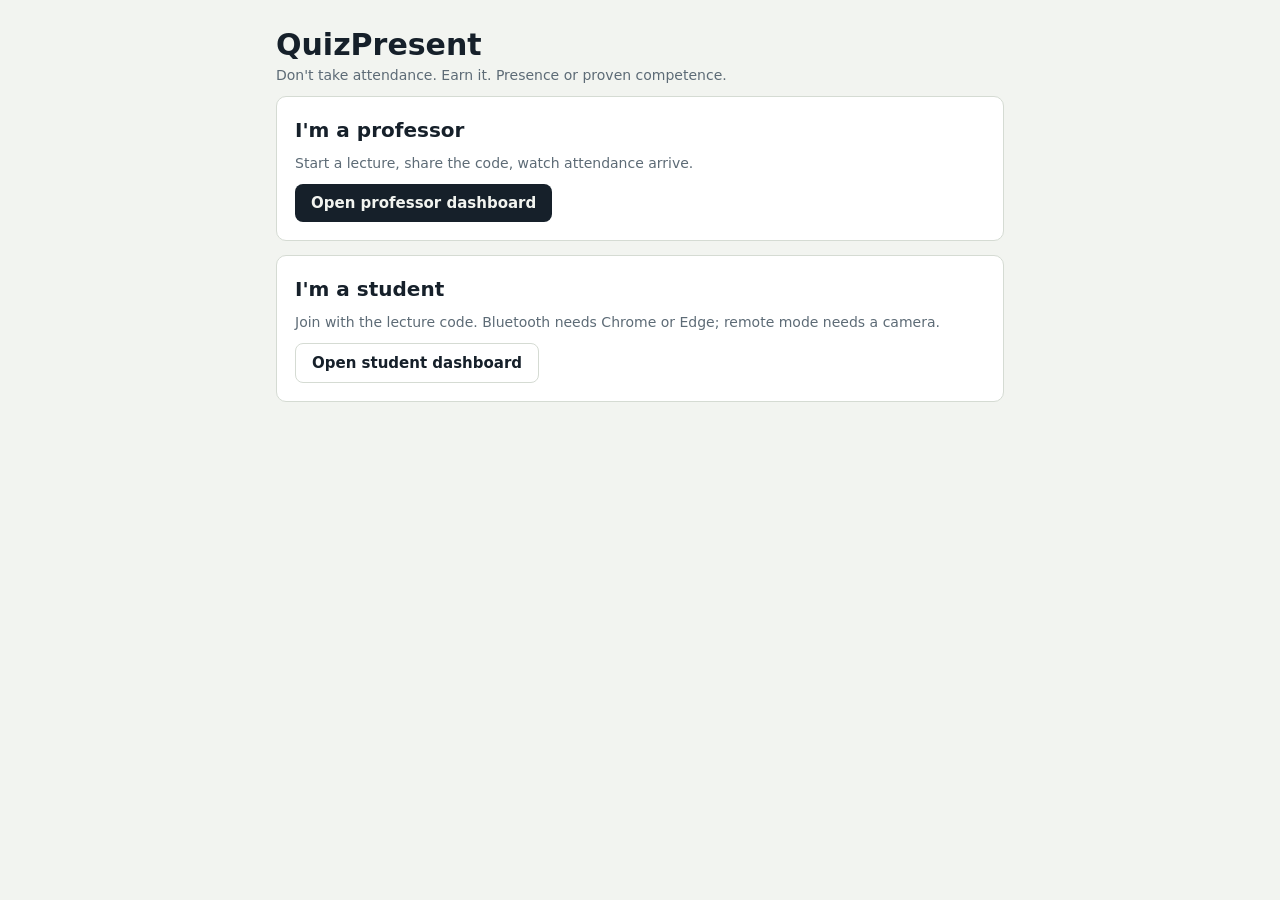
<file: index.html>
<!DOCTYPE html><html lang="en"><head><meta charset="utf-8"><meta name="viewport" content="width=device-width,initial-scale=1"><title>QuizPresent</title><link rel="stylesheet" href="assets/style.css"></head>
<body><main><h1>QuizPresent</h1><p class="mute">Don't take attendance. Earn it. Presence or proven competence.</p>
<div class="card"><h2>I'm a professor</h2><p class="mute">Start a lecture, share the code, watch attendance arrive.</p><a href="professor.html"><button class="b">Open professor dashboard</button></a></div>
<div class="card"><h2>I'm a student</h2><p class="mute">Join with the lecture code. Bluetooth needs Chrome or Edge; remote mode needs a camera.</p><a href="student.html"><button class="b alt">Open student dashboard</button></a></div>
</main></body></html>
</file>
<file: assets/style.css>
:root{--bg:#f2f4f0;--surf:#fff;--ink:#16202a;--mute:#5d6b76;--line:#d5dbd3;--teal:#0d6b5b;--tealbg:#dff0ea;--rust:#b4431f;--rustbg:#f8e3da;--r:10px}
@media (prefers-color-scheme:dark){:root{--bg:#12181d;--surf:#1b242b;--ink:#e8edf0;--mute:#93a1ab;--line:#2c3841;--teal:#4cc2a9;--tealbg:#14352f;--rust:#f08a63;--rustbg:#3b2217}}
*{box-sizing:border-box}
body{margin:0;background:var(--bg);color:var(--ink);font:16px/1.5 system-ui,Segoe UI,Roboto,sans-serif}
main{max-width:760px;margin:0 auto;padding:20px 16px 48px}
h1{font-size:30px;line-height:1.1;margin:8px 0 4px}h2{font-size:20px;margin:0 0 8px}
p{margin:0 0 10px}.mute{color:var(--mute);font-size:14px}
.card{background:var(--surf);border:1px solid var(--line);border-radius:var(--r);padding:18px;margin-bottom:14px}
button.b{background:var(--ink);color:var(--bg);border:0;border-radius:8px;padding:10px 16px;font:600 15px system-ui,sans-serif;cursor:pointer}
button.b.alt{background:none;color:var(--ink);border:1px solid var(--line)}
button.b:disabled{opacity:.4;cursor:not-allowed}
select,input[type=text]{width:100%;padding:10px;border:1px solid var(--line);border-radius:8px;background:var(--bg);color:var(--ink);font:inherit}
.row{display:flex;gap:10px;flex-wrap:wrap;align-items:center}.row>label{flex:1;min-width:220px}
.tag{display:inline-block;padding:2px 10px;border-radius:99px;font-size:13px;font-weight:600}
.tag.c{background:var(--tealbg);color:var(--teal)}.tag.r{background:var(--rustbg);color:var(--rust)}
.opt{display:block;width:100%;text-align:left;background:var(--bg);border:1px solid var(--line);border-radius:8px;padding:10px 12px;margin:6px 0;color:var(--ink);font:inherit;cursor:pointer}
.opt[aria-pressed=true]{border-color:var(--ink);box-shadow:inset 0 0 0 1px var(--ink);font-weight:600}
.ok{color:var(--teal);font-weight:600}.bad{color:var(--rust);font-weight:600}
table{width:100%;border-collapse:collapse;font-size:14px}th,td{text-align:left;padding:8px 6px;border-bottom:1px solid var(--line)}
.scroll{overflow-x:auto}.timer{font-size:22px;font-weight:800}
.big{font-size:44px;font-weight:800;letter-spacing:6px}
.cam{position:fixed;right:12px;bottom:12px;width:160px;border-radius:10px;border:2px solid var(--teal);transform:scaleX(-1);z-index:5}
.ovl{position:fixed;inset:0;background:rgba(180,67,31,.96);color:#fff;display:flex;flex-direction:column;align-items:center;justify-content:center;gap:16px;text-align:center;padding:24px;z-index:10}
.ovl p{font-size:22px;font-weight:700}
[hidden]{display:none!important}
</file>
